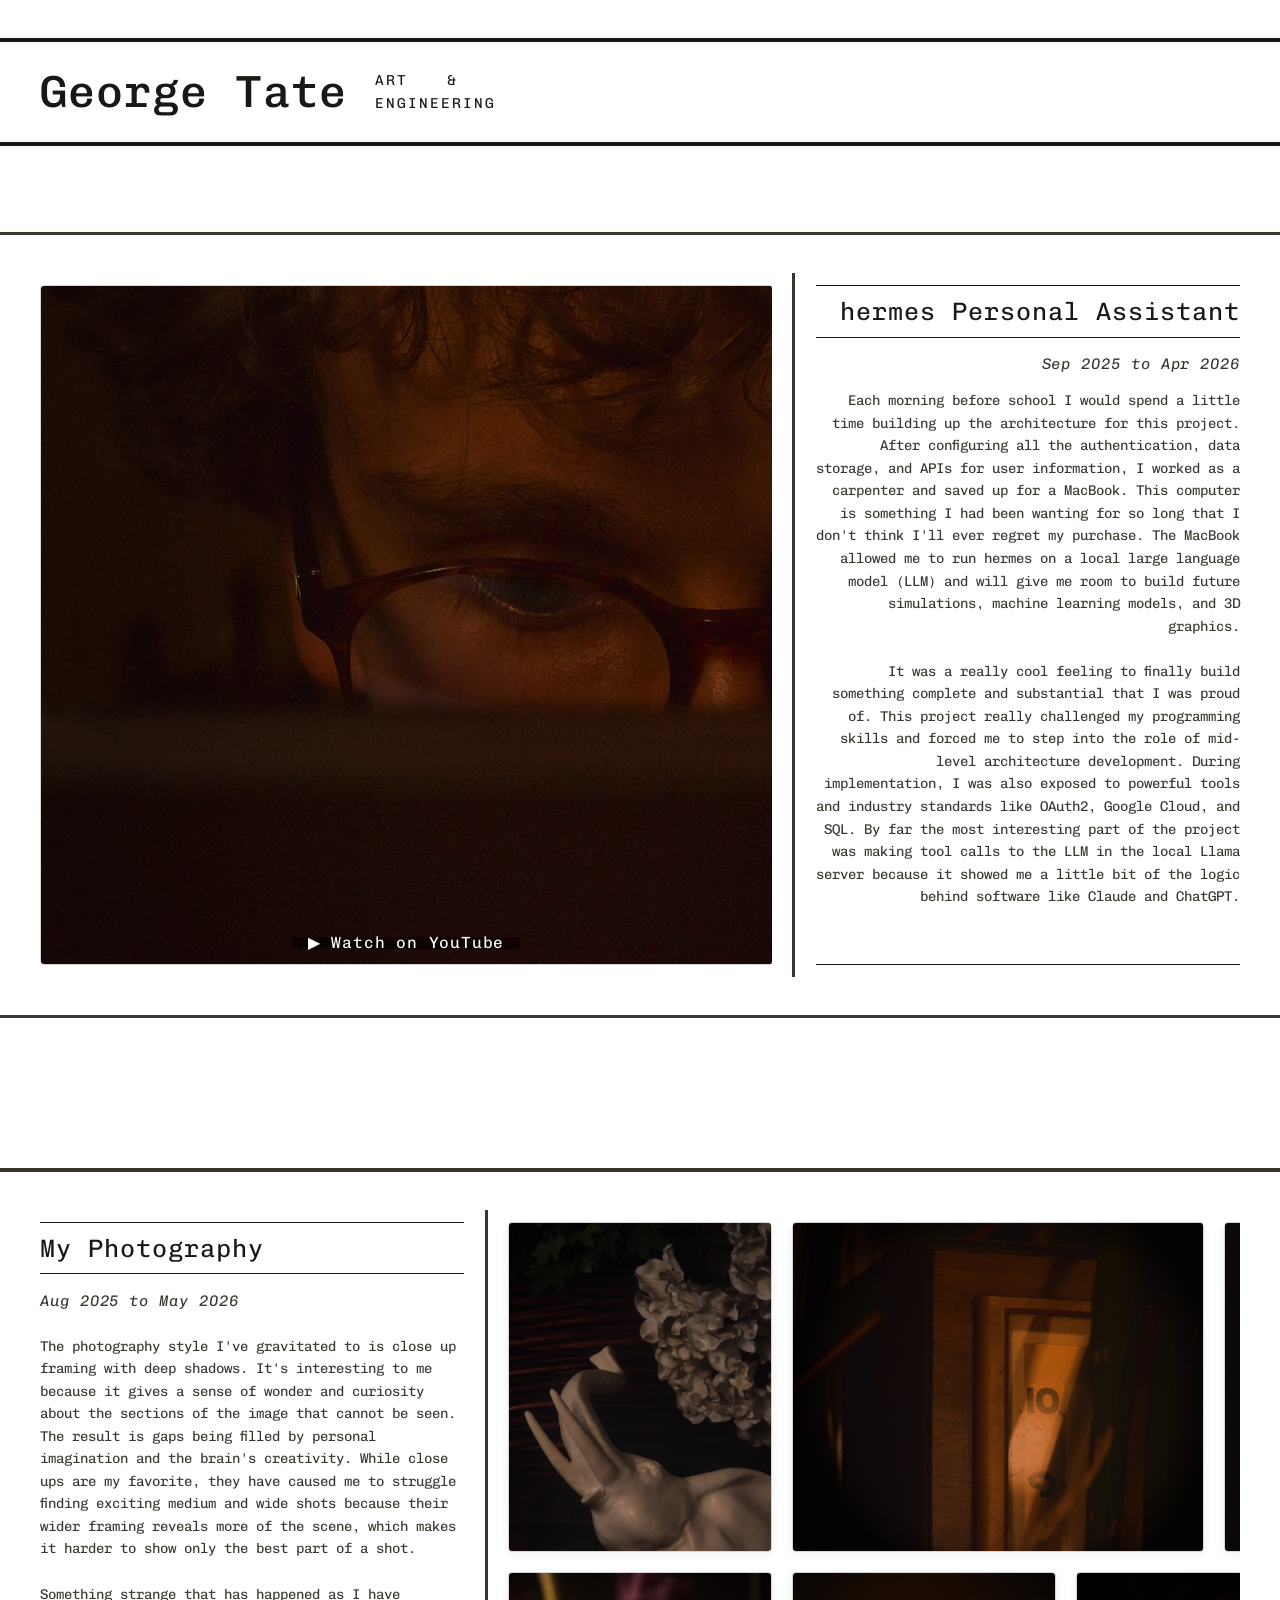
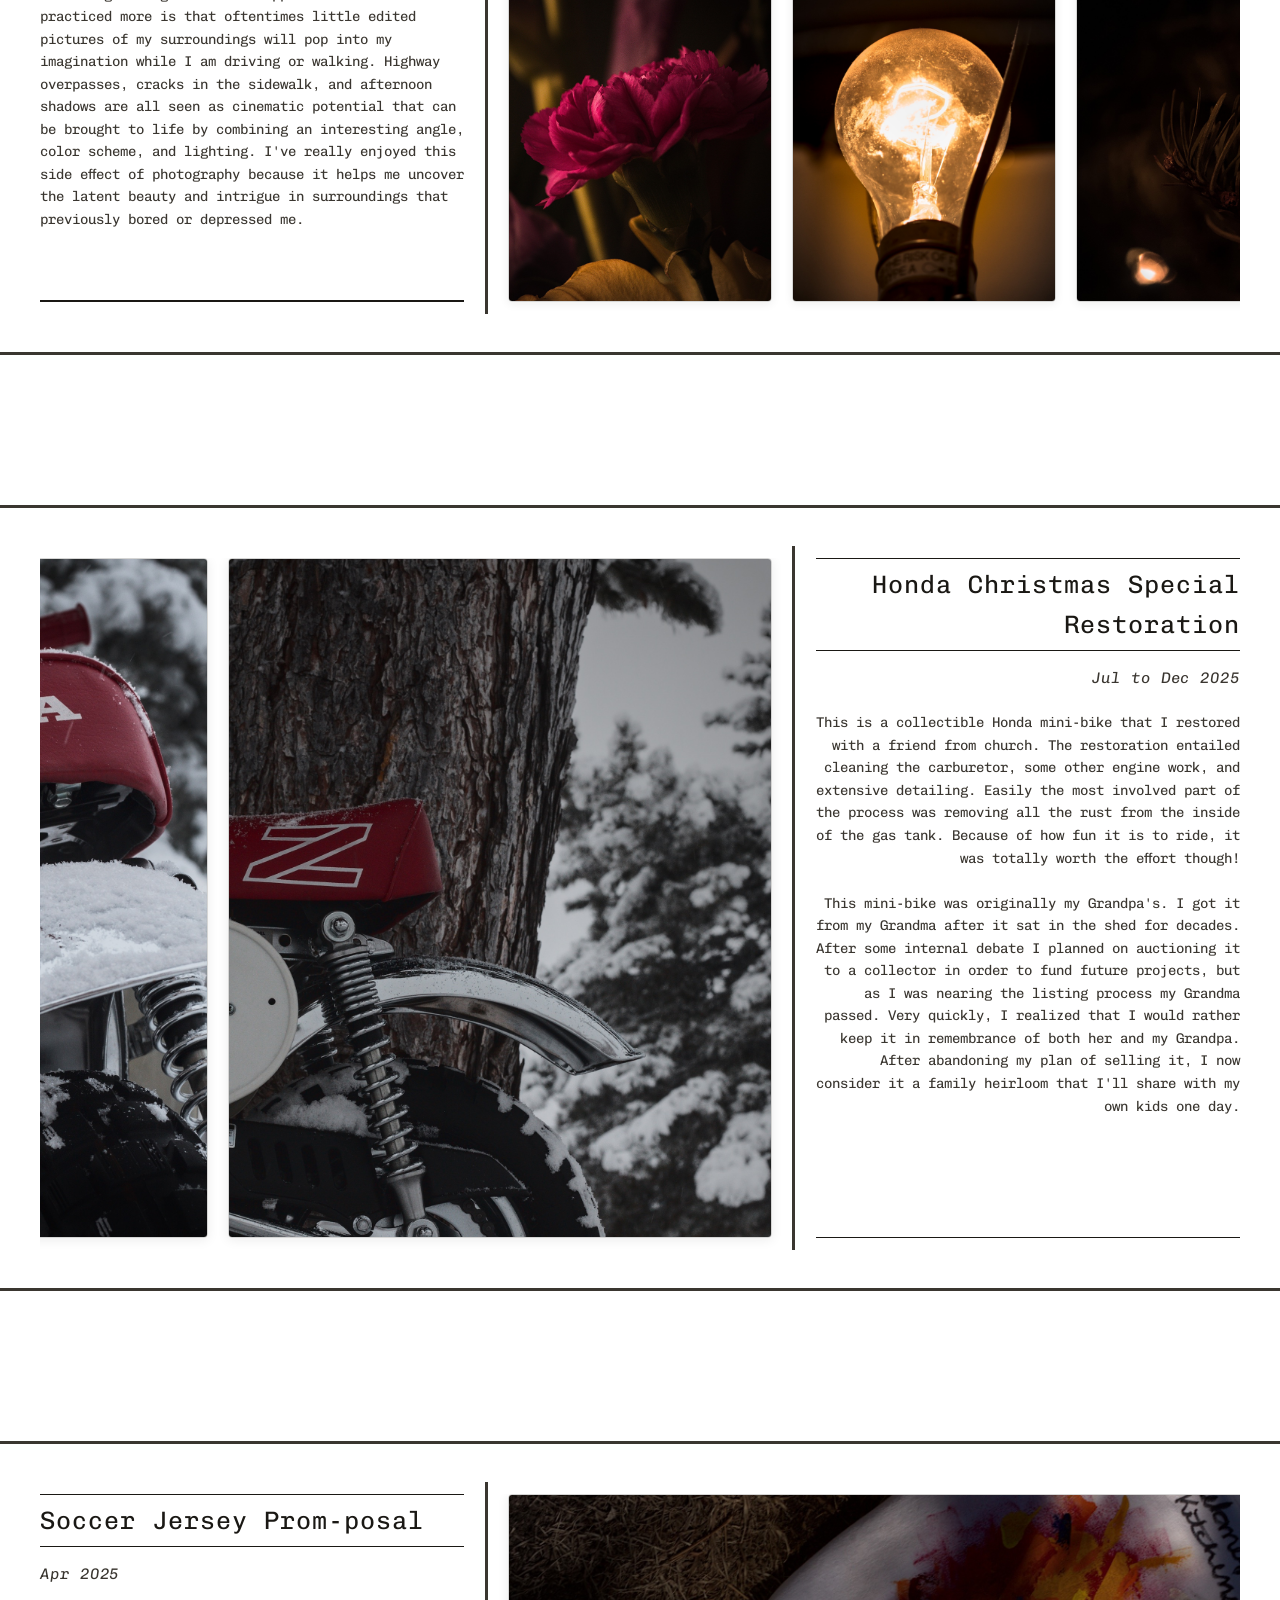
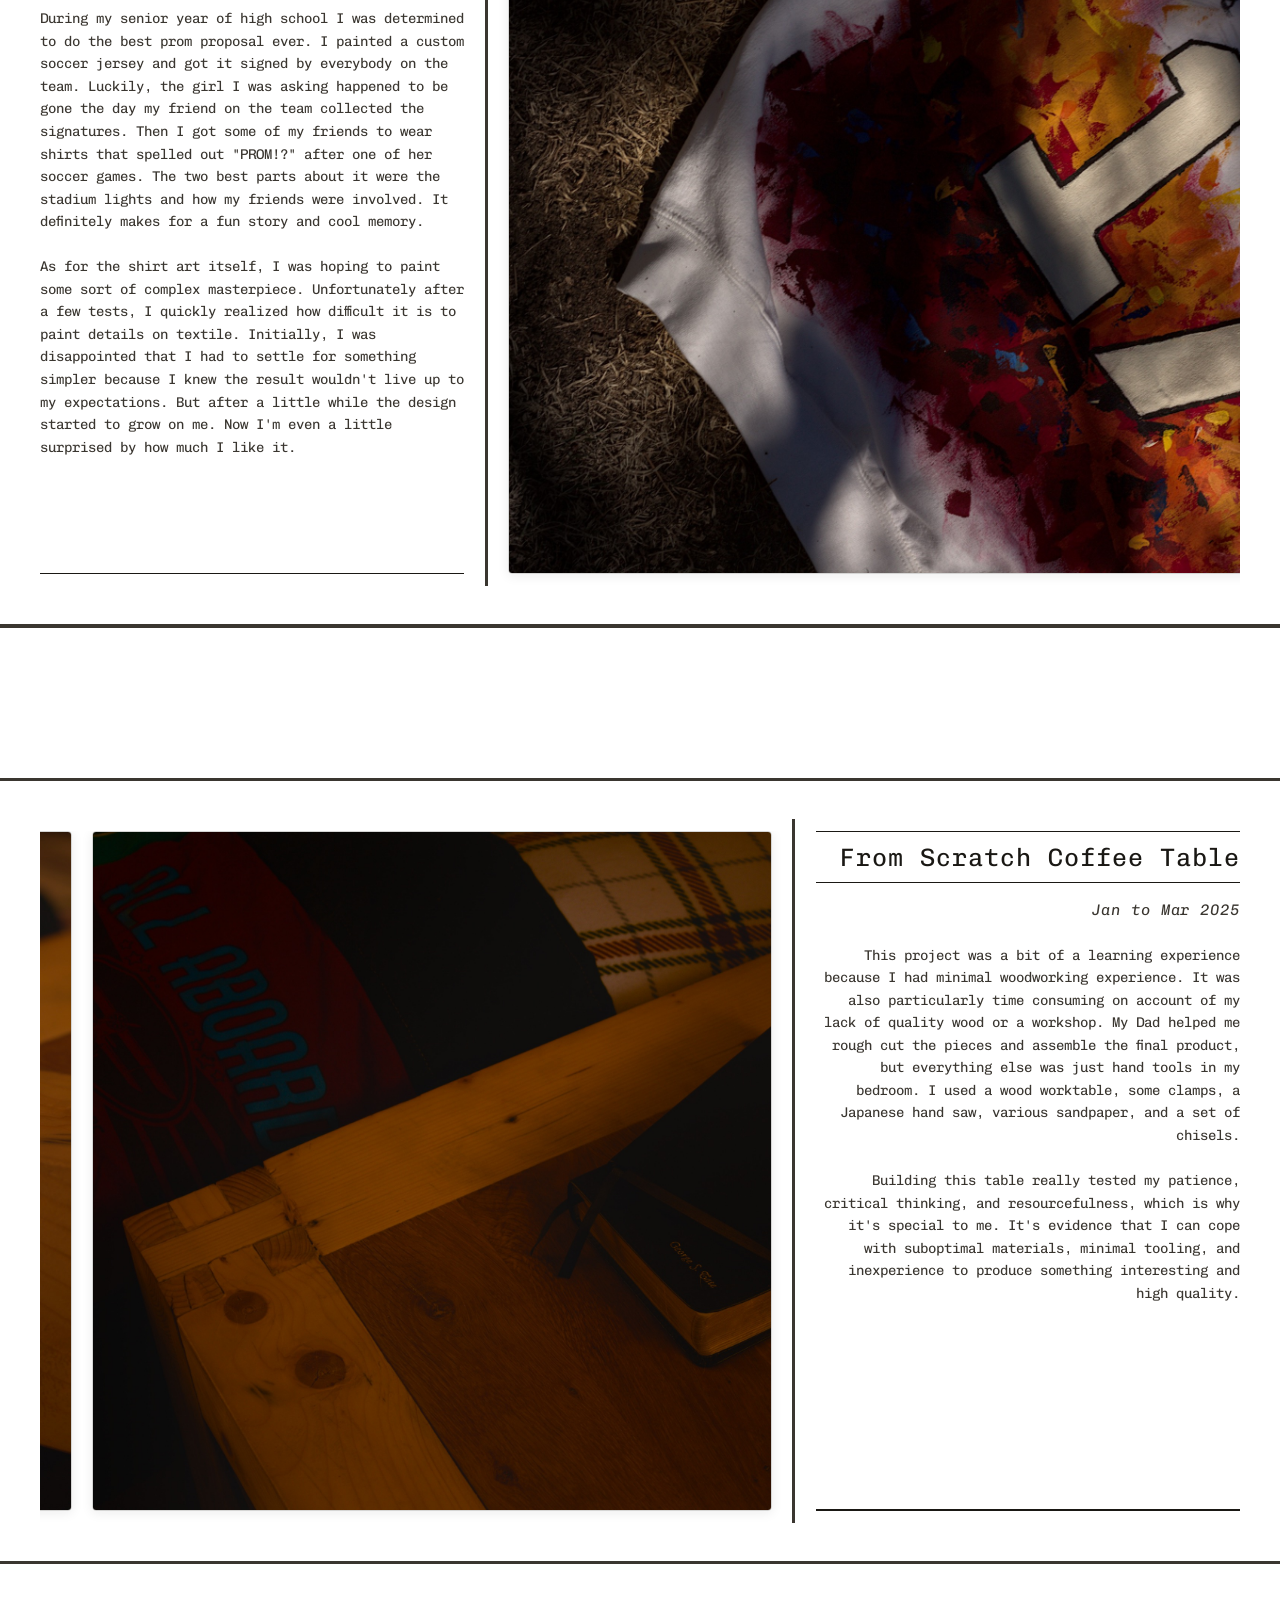
<file: index.html>
<!DOCTYPE html>
<html lang="en">
<head>
  <meta charset="UTF-8" />
  <meta name="viewport" content="width=device-width, initial-scale=1.0" />
  <title>George Tate</title>
  <meta name="description" content="George Tate's portfolio of photography, restoration, design, and hands-on engineering projects." />
  <meta property="og:title" content="George Tate | Art & Engineering" />
  <meta property="og:description" content="A personal portfolio for George Tate that displays his art and engineering projects." />
  <meta property="og:type" content="website" />
  <meta property="og:url" content="https://georgetate.github.io/george_tate_portfolio/" />
  <meta property="og:image" content="https://georgetate.github.io/george_tate_portfolio/images/hondaChristmasSpecial/miniBike1port.jpg" />
  <meta name="twitter:card" content="summary_large_image" />
  <meta name="twitter:title" content="George Tate | Art & Engineering" />
  <meta name="twitter:description" content="A personal portfolio for George Tate that displays his art and engineering projects." />
  <meta name="twitter:image" content="https://georgetate.github.io/george_tate_portfolio/images/photographyPortfolio/photo31.jpg" />
  <link rel="preconnect" href="https://fonts.googleapis.com" />
  <link rel="preconnect" href="https://fonts.gstatic.com" crossorigin />
  <link href="https://fonts.googleapis.com/css2?family=Chivo+Mono:ital,wght@0,400;0,500;0,600;1,400&display=swap" rel="stylesheet" />
  <link rel="stylesheet" href="style.css" />
</head>
<body>

  <!-- ── Header ─────────────────────────────────────────────────────────────
       .title-rule draws a thick bar above and below via ::before / ::after.
       .header-inner holds the name and Art & Engineering subtitle side-by-side.
  ── -->
  <header class="site-header">
    <div class="title-rule">
      <div class="header-inner">
        <h1 class="name">George Tate</h1>
        <a href="#projects" class="subtitle">
          <span class="subtitle-art">Art</span>
          <span class="subtitle-amp">&amp;</span>
          <span class="subtitle-engineering">Engineering</span>
        </a>
        <!-- Social icons — commented out; uncomment to restore in header
        <div class="icon-block">
          <div>
            <a class="icon-item" href="https://www.linkedin.com/in/georgetate31" target="_blank" rel="noopener noreferrer" aria-label="LinkedIn">
              <svg xmlns="http://www.w3.org/2000/svg" viewBox="0 0 448 512" aria-hidden="true"><path fill="currentColor" d="M64 32C28.7 32 0 60.7 0 96v320c0 35.3 28.7 64 64 64h320c35.3 0 64-28.7 64-64V96c0-35.3-28.7-64-64-64zm5 170.2h66.5V416H69zm71.7-67.7a38.5 38.5 0 1 1-77 0a38.5 38.5 0 1 1 77 0M317.9 416V312c0-24.8-.5-56.7-34.5-56.7c-34.6 0-39.9 27-39.9 54.9V416h-66.4V202.2h63.7v29.2h.9c8.9-16.8 30.6-34.5 62.9-34.5c67.2 0 79.7 44.3 79.7 101.9V416z"/></svg>
            </a>
          </div>
          <div>
            <a class="icon-item" href="https://github.com/georgetate" target="_blank" rel="noopener noreferrer" aria-label="GitHub">
              <svg xmlns="http://www.w3.org/2000/svg" viewBox="0 0 448 512" aria-hidden="true"><path fill="currentColor" d="M448 96c0-35.3-28.7-64-64-64H64C28.7 32 0 60.7 0 96v320c0 35.3 28.7 64 64 64h320c35.3 0 64-28.7 64-64zM265.8 407.7c0-1.8 0-6 .1-11.6c.1-11.4.1-28.8.1-43.7c0-15.6-5.2-25.5-11.3-30.7c37-4.1 76-9.2 76-73.1c0-18.2-6.5-27.3-17.1-39c1.7-4.3 7.4-22-1.7-45c-13.9-4.3-45.7 17.9-45.7 17.9c-26.6-7.5-56.6-7.5-83.2 0c0 0-31.8-22.2-45.7-17.9c-9.1 22.9-3.5 40.6-1.7 45c-10.6 11.7-15.6 20.8-15.6 39c0 63.6 37.3 69 74.3 73.1c-4.8 4.3-9.1 11.7-10.6 22.3c-9.5 4.3-33.8 11.7-48.3-13.9c-9.1-15.8-25.5-17.1-25.5-17.1c-16.2-.2-1.1 10.2-1.1 10.2c10.8 5 18.4 24.2 18.4 24.2c9.7 29.7 56.1 19.7 56.1 19.7c0 9 .1 21.7.1 30.6c0 4.8.1 8.6.1 10c0 4.3-3 9.5-11.5 8c-66-22.1-112.2-84.9-112.2-158.3c0-91.8 70.2-161.5 162-161.5S388 165.6 388 257.4c.1 73.4-44.7 136.3-110.7 158.3c-8.4 1.5-11.5-3.7-11.5-8m-90.5-54.8c-.2-1.5 1.1-2.8 3-3.2c1.9-.2 3.7.6 3.9 1.9c.3 1.3-1 2.6-3 3c-1.9.4-3.7-.4-3.9-1.7m-9.1 3.2c-2.2.2-3.7-.9-3.7-2.4c0-1.3 1.5-2.4 3.5-2.4c1.9-.2 3.7.9 3.7 2.4c0 1.3-1.5 2.4-3.5 2.4m-14.3-2.2c-1.9-.4-3.2-1.9-2.8-3.2s2.4-1.9 4.1-1.5c2 .6 3.3 2.1 2.8 3.4c-.4 1.3-2.4 1.9-4.1 1.3m-12.5-7.3c-1.5-1.3-1.9-3.2-.9-4.1c.9-1.1 2.8-.9 4.3.6c1.3 1.3 1.8 3.3.9 4.1c-.9 1.1-2.8.9-4.3-.6m-8.5-10c-1.1-1.5-1.1-3.2 0-3.9c1.1-.9 2.8-.2 3.7 1.3c1.1 1.5 1.1 3.3 0 4.1c-.9.6-2.6 0-3.7-1.5m-6.3-8.8c-1.1-1.3-1.3-2.8-.4-3.5c.9-.9 2.4-.4 3.5.6c1.1 1.3 1.3 2.8.4 3.5c-.9.9-2.4.4-3.5-.6m-6-6.4c-1.3-.6-1.9-1.7-1.5-2.6c.4-.6 1.5-.9 2.8-.4c1.3.7 1.9 1.8 1.5 2.6c-.4.9-1.7 1.1-2.8.4"/></svg>
            </a>
          </div>
        </div>
        -->
      </div>
    </div>
  </header>

  <main>
  <!-- ── Hermes ────────────────────────────────────────────────────────────────
       Clicking the thumbnail opens the YouTube video in a new tab.
  ── -->
  <section id="projects" class="projects copy-right">
    <div class="project-gallery-layout">

      <!-- Clickable YouTube thumbnail (left column) -->
      <div class="hermes-video-wrap">
        <a href="https://www.youtube.com/watch?v=-JBWo0za7DY" target="_blank" rel="noopener noreferrer" class="hermes-video-link" aria-label="Watch hermes on YouTube">
          <img src="images/hermes/hermes.jpg" alt="hermes project thumbnail." loading="eager" fetchpriority="high" decoding="async" />
          <span class="hermes-video-label" aria-hidden="true">&#9654; Watch on YouTube</span>
        </a>
      </div>

      <div class="project-gallery-divider" aria-hidden="true"></div>

      <!-- Description panel (right column) -->
      <div class="project-gallery-copy">
        <span class="project-name">hermes Personal Assistant</span>
        <div class="project-dates-row">
          <span class="project-dates">Sep 2025 to Apr 2026</span>
        </div>
        <p class="project-description">
          Each morning before school I would spend a little time building up the architecture for this project. After configuring all the authentication, data storage, and APIs for user information, I worked as a carpenter and saved up for a MacBook. This computer is something I had been wanting for so long that I don't think I'll ever regret my purchase. The MacBook allowed me to run hermes on a local large language model (LLM) and will give me room to build future simulations, machine learning models, and 3D graphics.
          <br>
          <br>
          It was a really cool feeling to finally build something complete and substantial that I was proud of. This project really challenged my programming skills and forced me to step into the role of mid-level architecture development. During implementation, I was also exposed to powerful tools and industry standards like OAuth2, Google Cloud, and SQL. By far the most interesting part of the project was making tool calls to the LLM in the local Llama server because it showed me a little bit of the logic behind software like Claude and ChatGPT.
        </p>
      </div>

    </div>
  </section>

  <!-- ── My Photography ────────────────────────────────────────────────────────
       Handled by horizontal-masonry.js.

       Fallback (no JS): images sit directly in .photo-gallery-track and are
       laid out as a fixed-height 2-row CSS grid that scrolls horizontally.

       Enhanced (JS runs): horizontal-masonry.js reads the images from the
       track, measures each aspect ratio, distributes them across two rows
       balanced by total width, then replaces the track contents with
       .photo-gallery-row > .photo-gallery-item structures. The section
       receives .is-ready which switches the track from grid to flex layout.
  ── -->
  <section class="projects js-horizontal-masonry">
    <div class="photo-gallery-layout">

      <!-- Description panel (left column) -->
      <div class="photo-gallery-copy">
        <span class="project-name">My Photography</span>
        <span class="project-dates">Aug 2025 to May 2026</span>
        <p class="project-description">
          The photography style I've gravitated to is close up framing with deep shadows. It's interesting to me because it gives a sense of wonder and curiosity about the sections of the image that cannot be seen. The result is gaps being filled by personal imagination and the brain's creativity. While close ups are my favorite, they have caused me to struggle finding exciting medium and wide shots because their wider framing reveals more of the scene, which makes it harder to show only the best part of a shot.<br>
          <br>
          Something strange that has happened as I have practiced more is that oftentimes little edited pictures of my surroundings will pop into my imagination while I am driving or walking. Highway overpasses, cracks in the sidewalk, and afternoon shadows are all seen as cinematic potential that can be brought to life by combining an interesting angle, color scheme, and lighting. I've really enjoyed this side effect of photography because it helps me uncover the latent beauty and intrigue in surroundings that previously bored or depressed me.
        </p>
      </div>

      <!-- Scrollable image area (right column) -->
      <div class="photo-gallery-scroll" tabindex="0" aria-label="Photography gallery">
        <!-- Images live here. In the fallback state the CSS grid arranges
             them directly. When JS runs they are rearranged into two rows. -->
        <div class="photo-gallery-track">
          <img src="images/photographyPortfolio/photo31.jpg" alt="A clay elephant and white flower basket surrounded by green leaves." loading="eager" fetchpriority="high" decoding="async" />
          <img src="images/photographyPortfolio/photo30.jpg" alt="Close-up of a flower." loading="lazy" decoding="async" />
          <img src="images/photographyPortfolio/photo29.jpg" alt="Close-up of a lightbulb." loading="lazy" decoding="async" />
          <img src="images/photographyPortfolio/photo28.jpg" alt="Sunlight hitting a square clock with green foliage around it." loading="lazy" decoding="async" />
          <img src="images/photographyPortfolio/photo27.jpg" alt="Close-up of pine needles on a tree branch." loading="lazy" decoding="async" />
          <img src="images/photographyPortfolio/photo26.jpg" alt="The moon against a black sky." loading="lazy" decoding="async" />
          <img src="images/photographyPortfolio/photo25.jpg" alt="Hanging spoons between a cabinet and a painting with warm yellow light hitting the wall." loading="lazy" decoding="async" />
          <img src="images/photographyPortfolio/photo24.jpg" alt="Front side view of a small motorcycle." loading="lazy" decoding="async" />
          <img src="images/photographyPortfolio/photo23.jpg" alt="Close-up of the crank lever and engine of a small motorcycle." loading="lazy" decoding="async" />
          <img src="images/photographyPortfolio/photo22.jpg" alt="Close-up of the back wheel and sprocket of a small motorcycle." loading="lazy" decoding="async" />
          <img src="images/photographyPortfolio/photo21.jpg" alt="Framed shot of a bed, desk, and Bible." loading="lazy" decoding="async" />
          <img src="images/photographyPortfolio/photo20.jpg" alt="A handmade colorful quilt in yellow, red, blue, and cyan." loading="lazy" decoding="async" />
          <img src="images/photographyPortfolio/photo19.jpg" alt="A Bible resting on a handmade table." loading="lazy" decoding="async" />
          <img src="images/photographyPortfolio/photo18.jpg" alt="Clouds with orange autumn leaves in the foreground." loading="lazy" decoding="async" />
          <img src="images/photographyPortfolio/photo17.jpg" alt="Textured close-up of dramatic clouds." loading="lazy" decoding="async" />
          <img src="images/photographyPortfolio/photo16.jpg" alt="An open Bible with an orange pen, sunlit on a handmade table." loading="lazy" decoding="async" />
          <img src="images/photographyPortfolio/photo15.jpg" alt="Close-up of a Bible in sunlight." loading="lazy" decoding="async" />
          <img src="images/photographyPortfolio/photo14.jpg" alt="A bottle of conditioner lit by sunlight." loading="lazy" decoding="async" />
          <img src="images/photographyPortfolio/photo13.jpg" alt="Clouds with a bird in the frame." loading="lazy" decoding="async" />
          <img src="images/photographyPortfolio/photo12.jpg" alt="A centered red barn surrounded by yellow grass under a blue sky." loading="lazy" decoding="async" />
          <img src="images/photographyPortfolio/photo11.jpg" alt="Landscape of telephone poles, desert hills, and clouds." loading="lazy" decoding="async" />
          <img src="images/photographyPortfolio/photo10.jpg" alt="Night shot of a cyan sky and tree with an orange glowing lamppost inside it." loading="lazy" decoding="async" />
          <img src="images/photographyPortfolio/photo9.jpg" alt="Misty tree against an open sky." loading="lazy" decoding="async" />
          <img src="images/photographyPortfolio/photo8.jpg" alt="Open sky above a field of yellow grass." loading="lazy" decoding="async" />
          <img src="images/photographyPortfolio/photo7.jpg" alt="Lush yellow, green, and purple flowers." loading="lazy" decoding="async" />
          <img src="images/photographyPortfolio/photo6.jpg" alt="Clouds and a telephone pole against the sky." loading="lazy" decoding="async" />
          <img src="images/photographyPortfolio/photo5.jpg" alt="Diagonal shot of a shed, fence, and tree." loading="lazy" decoding="async" />
          <img src="images/photographyPortfolio/photo4.jpg" alt="Dark moody shot of a black truck." loading="lazy" decoding="async" />
          <img src="images/photographyPortfolio/photo3.jpg" alt="Landscape of a white barn, green trees, and a yellow tall grass field." loading="lazy" decoding="async" />
          <img src="images/photographyPortfolio/photo2.jpg" alt="Close-up of an orange dog." loading="lazy" decoding="async" />
          <img src="images/photographyPortfolio/photo1.jpg" alt="Rainy shot of a bike on a patio." loading="lazy" decoding="async" />
        </div>
      </div>

    </div>
  </section>

  <!-- ── Honda Christmas Special Restoration ────────────────────────────────
       Handled by horizontal-gallery.js.
       Images are already structured in the track — JS only sets the initial
       scroll position. data-start="end" scrolls to the last image on load.
  ── -->
  <section class="projects js-horizontal-gallery copy-right" data-start="end">
    <div class="project-gallery-layout">

      <!-- Scrollable image area (left column) -->
      <div class="project-gallery-scroll" tabindex="0" aria-label="Honda Christmas Special Restoration gallery">
        <div class="project-gallery-track">
          <div class="project-gallery-item">
            <img src="images/hondaChristmasSpecial/miniBike4port.jpg" alt="Full view of the restored Honda Christmas Special minibike in the snow with pine trees." loading="lazy" decoding="async" />
          </div>
          <div class="project-gallery-item">
            <img src="images/hondaChristmasSpecial/miniBike3port.jpg" alt="Right side view of the restored Honda Christmas Special minibike in the snow." loading="lazy" decoding="async" />
          </div>
          <div class="project-gallery-item">
            <img src="images/hondaChristmasSpecial/miniBike2port.jpg" alt="Back view of the restored Honda Christmas Special minibike in the snow." loading="lazy" decoding="async" />
          </div>
          <div class="project-gallery-item">
            <img src="images/hondaChristmasSpecial/miniBike1port.jpg" alt="Back left view of the restored Honda Christmas Special minibike in the snow with pine trees." loading="lazy" decoding="async" />
          </div>
        </div>
      </div>

      <div class="project-gallery-divider" aria-hidden="true"></div>

      <!-- Description panel (right column) -->
      <div class="project-gallery-copy">
        <span class="project-name">Honda Christmas Special Restoration</span>
        <span class="project-dates">Jul to Dec 2025</span>
        <p class="project-description">
          This is a collectible Honda mini-bike that I restored with a friend from church. The restoration entailed cleaning the carburetor, some other engine work, and extensive detailing. Easily the most involved part of the process was removing all the rust from the inside of the gas tank. Because of how fun it is to ride, it was totally worth the effort though!<br>
          <br>
          This mini-bike was originally my Grandpa's. I got it from my Grandma after it sat in the shed for decades. After some internal debate I planned on auctioning it to a collector in order to fund future projects, but as I was nearing the listing process my Grandma passed. Very quickly, I realized that I would rather keep it in remembrance of both her and my Grandpa. After abandoning my plan of selling it, I now consider it a family heirloom that I'll share with my own kids one day.
        </p>
      </div>

    </div>
  </section>

  <!-- ── Custom Soccer Jersey ────────────────────────────────────────────────
       Handled by horizontal-gallery.js.
       Images are already structured in the track — JS only sets the initial
       scroll position. Default scroll position is the first image.
  ── -->
  <section class="projects js-horizontal-gallery">
    <div class="project-gallery-layout">

      <!-- Description panel (left column) -->
      <div class="project-gallery-copy">
        <span class="project-name">Soccer Jersey Prom-posal</span>
        <span class="project-dates">Apr 2025</span>
        <p class="project-description">
          During my senior year of high school I was determined to do the best prom proposal ever. I painted a custom soccer jersey and got it signed by everybody on the team. Luckily, the girl I was asking happened to be gone the day my friend on the team collected the signatures. Then I got some of my friends to wear shirts that spelled out "PROM!?" after one of her soccer games. The two best parts about it were the stadium lights and how my friends were involved. It definitely makes for a fun story and cool memory.
          <br>
          <br>
          As for the shirt art itself, I was hoping to paint some sort of complex masterpiece. Unfortunately after a few tests, I quickly realized how difficult it is to paint details on textile. Initially, I was disappointed that I had to settle for something simpler because I knew the result wouldn't live up to my expectations. But after a little while the design started to grow on me. Now I'm even a little surprised by how much I like it.
        </p>
      </div>

      <div class="project-gallery-divider" aria-hidden="true"></div>

      <!-- Scrollable image area (right column) -->
      <div class="project-gallery-scroll" tabindex="0" aria-label="Soccer Jersey Prom-posal gallery">
        <div class="project-gallery-track">
          <div class="project-gallery-item">
            <img src="images/customSoccerJersey/jersey1land.jpg" alt="Bottom right crop of the painted soccer jersey showing the jersey number, laid on a pine needle forest floor with tree branch shadows and sunlight." loading="lazy" decoding="async" />
          </div>
          <div class="project-gallery-item">
            <img src="images/customSoccerJersey/jersey2port.jpg" alt="Top right crop of the painted soccer jersey showing the shoulder, part of the number, signatures, and half of the last name Tuttle, on a pine needle forest floor with sunlight." loading="lazy" decoding="async" />
          </div>
          <div class="project-gallery-item">
            <img src="images/customSoccerJersey/jersey3port.jpg" alt="Close-up of the center of the painted soccer jersey showing the name, signatures, and number, on a pine needle forest floor with tree branch shadows." loading="lazy" decoding="async" />
          </div>
          <div class="project-gallery-item">
            <img src="images/customSoccerJersey/jersey4land.jpg" alt="Bottom right crop of the painted soccer jersey showing the jersey number, on a pine needle forest floor with sunlight and shadows." loading="lazy" decoding="async" />
          </div>
          <div class="project-gallery-item">
            <img src="images/customSoccerJersey/jersey5land.jpg" alt="Full view of the hand-painted soccer jersey laid on a pine needle forest floor with tree branch shadows and sunlight, showing the complete design." loading="lazy" decoding="async" />
          </div>
        </div>
      </div>

    </div>
  </section>

  <!-- ── Japanese Wood Joinery Coffee Table ─────────────────────────────────
       Handled by horizontal-gallery.js.
       Images are already structured in the track — JS only sets the initial
       scroll position. data-start="end" scrolls to the last image on load.
  ── -->
  <section class="projects js-horizontal-gallery copy-right" data-start="end">
    <div class="project-gallery-layout">

      <!-- Scrollable image area (left column) -->
      <div class="project-gallery-scroll" tabindex="0" aria-label="From Scratch Coffee Table gallery">
        <div class="project-gallery-track">
          <div class="project-gallery-item">
            <img src="images/japaneseWoodJoinery/table5square.jpg" alt="Warm, soft-toned wide shot of the finished coffee table sitting in a bedroom." loading="lazy" decoding="async" />
          </div>
          <div class="project-gallery-item">
            <img src="images/japaneseWoodJoinery/table4square.jpg" alt="Warm diagonal medium close-up of the castle joint on the coffee table." loading="lazy" decoding="async" />
          </div>
          <div class="project-gallery-item">
            <img src="images/japaneseWoodJoinery/table3square.jpg" alt="Soft warm overhead close-up looking straight down at the castle joint." loading="lazy" decoding="async" />
          </div>
          <div class="project-gallery-item">
            <img src="images/japaneseWoodJoinery/table2square.jpg" alt="Warm close-up of the castle joint showing the interlocking wood joinery detail." loading="lazy" decoding="async" />
          </div>
          <div class="project-gallery-item">
            <img src="images/japaneseWoodJoinery/table1square.jpg" alt="Warm medium shot of the coffee table top with the castle joint visible." loading="lazy" decoding="async" />
          </div>
        </div>
      </div>

      <div class="project-gallery-divider" aria-hidden="true"></div>

      <!-- Description panel (right column) -->
      <div class="project-gallery-copy">
        <span class="project-name">From Scratch Coffee Table</span>
        <span class="project-dates">Jan to Mar 2025</span>
        <p class="project-description">
          This project was a bit of a learning experience because I had minimal woodworking experience. It was also particularly time consuming on account of my lack of quality wood or a workshop. My Dad helped me rough cut the pieces and assemble the final product, but everything else was just hand tools in my bedroom. I used a wood worktable, some clamps, a Japanese hand saw, various sandpaper, and a set of chisels. 
          <br>
          <br>
          Building this table really tested my patience, critical thinking, and resourcefulness, which is why it's special to me. It's evidence that I can cope with suboptimal materials, minimal tooling, and inexperience to produce something interesting and high quality. 
        </p>
      </div>

    </div>
  </section>

  </main>

  <!-- ── Footer ─────────────────────────────────────────────────────────────
       .footer-rule draws two thick horizontal bars via ::before / ::after,
       with a cream-filled gap between them that mirrors the header height.
  ── -->
  <footer class="footer-rule" aria-hidden="true">
    <div class="footer-pattern"></div>
  </footer>

  <script src="horizontal-gallery.js"></script>
  <script src="horizontal-masonry.js"></script>

</body>
</html>
</file>
<file: style.css>
/* ── Reset ──────────────────────────────────────────────────────────────── */
*, *::before, *::after {
  box-sizing: border-box;
  margin: 0;
  padding: 0;
}

/* Earlier warm palette, kept for reference (cream sections and bands, orange hovers):
   --background-white: #f3f2ee;  --scrollables-cream: #f4efe2a1;
   --header-footer-cream: #efddbc5e;  --ink-icon: #ff880190; */
/* ── Design tokens ──────────────────────────────────────────────────────── */
:root {
  /* Colors */
  /* Neutral on purpose: only the photos bring color, so every non-photo color is
     paper, ink, or a grey between them. */
  --background-white: #ffffff;      /* page background: pure white, like the Chotto reference */
  --ink: #1a1814;                   /* primary text and bar color */
  --ink-light: #3a3630;             /* secondary text and thin divider color */
  --ink-icon: #8c877e;              /* hover and focus grey */

  /* Bars — thick bars are used in the header/footer;
     section bars use calc(line-thick / 1.25) = 3.2px */
  --line-thick: 4px;

  /* Layout */
  --content-padding: 40px;          /* left/right padding inside each section */
  --header-edge-margin: 40px;       /* left padding inside the header bar */
  --section-gap: 150px;             /* vertical space between sections */

  /* Header bar spacing */
  --header-rule-gap: 14px;          /* gap between the bar line and the name text */

  /* Gallery dimensions */
  --scrollable-media-height: clamp(420px, 80vw, 680px); /* height of all scroll areas */
  --photo-gap: 20px;                                     /* gap between images in a gallery */
  --project-copy-width: clamp(320px, 35vw, 460px);      /* width of all description columns (35vw keeps the hermes story beside its video at mid widths) */
  --copy-side-padding: clamp(16px, 2vw, 24px);          /* padding between copy and the vertical divider bar */

  /* Photo masonry row height — each of the two rows is half the total height
     minus one gap, so the two rows together equal --scrollable-media-height */
  --photo-row-height: calc((var(--scrollable-media-height) - var(--photo-gap)) / 2);

  /* Title sizing (used to calculate footer bar spacing) */
  --title-size: clamp(2.6rem, 5vw, 3.6rem);
}


/* ── Base ───────────────────────────────────────────────────────────────── */
html {
  background-color: var(--background-white);
  color: var(--ink);
  /* Monospace like the Chotto Squarespace template the owner chose as the model
     (Chotto's own font is served privately by Squarespace; Chivo Mono is a close free match).
     Earlier serif stack: 'EB Garamond', 'Cormorant Garamond', Georgia, serif. */
  font-family: 'Chivo Mono', ui-monospace, Menlo, monospace;
  font-size: 18px;
  line-height: 1.6;
  -webkit-font-smoothing: antialiased;
  scroll-behavior: smooth;
}

body {
  margin: 0;
  padding: 0 0 .4in;
}

a {
  color: inherit;
}

a:focus-visible {
  outline: 2px solid var(--ink-icon);
  outline-offset: 4px;
}


/* ── Header ─────────────────────────────────────────────────────────────── */
.site-header {
  padding-top: .4in;
  text-align: left;
  margin-bottom: calc(var(--section-gap)/1.75);
}

/* Header band with a thick horizontal bar above and below.
   ::before = top bar, ::after = bottom bar. */
.title-rule {
  display: block;
  width: 100%;
  margin: 0;
  position: relative;
}

.title-rule::before,
.title-rule::after {
  content: '';
  display: block;
  height: var(--line-thick);
  background-color: var(--ink);
  width: 100%;
}

/* The gaps between the bars and the name live in .header-inner's padding (not in bar
   margins) so its paper background covers the full band height behind the name. */


/* ── Footer ─────────────────────────────────────────────────────────────── */
/* Plain band with a thick bar above and below, thinner than the header.
   .footer-pattern (between the ::before and ::after bars) sets the band height. */
.footer-rule {
  display: block;
  width: 100%;
  margin: calc(var(--section-gap)/1.75) 0 0;
}

.footer-rule::before,
.footer-rule::after {
  content: '';
  display: block;
  height: var(--line-thick);
  background-color: var(--ink);
  width: 100%;
}

/* About 40% of the header's interior height, so the footer reads as a lighter
   closing band. */
.footer-pattern {
  height: calc(var(--title-size) * 0.6);
}


/* ── Header inner layout ────────────────────────────────────────────────── */
/* Flex row: name, subtitle grid, then the pattern filling the rest of the band.
   The vertical gap above and below the name is the name's own padding (not this
   row's), so the stretched pattern spans the full height between the two bars. */
.header-inner {
  display: flex;
  align-items: center;
  gap: 28px;
  padding-left: var(--header-edge-margin);
}

h1.name {
  padding: var(--header-rule-gap) 0;  /* sets the header band height; see .header-inner */
  font-family: 'Chivo Mono', ui-monospace, Menlo, monospace;
  font-size: clamp(1.0rem, 5vw, 2.5rem);
  font-weight: 500;
  letter-spacing: 0.02em;  /* monospace glyphs are already evenly spaced; 0.12em looked gappy */
  color: var(--ink);
  white-space: nowrap;
}

/* "Art & Engineering" subtitle.
   Two-column grid so the & sits centered between Art's right edge and
   Engineering's right edge:
     col 1 = Art's intrinsic width
     col 2 = the remaining width (Engineering − Art)
   Centering & in col 2 lands it at the midpoint of both words. */
.subtitle {
  display: grid;
  grid-template-columns: auto 1fr;
  font-family: 'Chivo Mono', ui-monospace, Menlo, monospace;
  font-size: clamp(0.5rem, 1.15vw, 0.8rem);
  letter-spacing: 0.14em;
  text-transform: uppercase;
  color: var(--ink);
  line-height: 1.6;
  text-align: left;
  text-decoration: none;
  transition: color 0.2s ease;
}

/* Hover color change disabled at the owner's request (kept for possible later use).
   Uncomment to restore.
.subtitle:hover {
  color: var(--ink-icon);
}
*/

.subtitle:focus-visible {
  color: var(--ink-icon);
}

.subtitle-art         { grid-column: 1; grid-row: 1; }
.subtitle-amp         { grid-column: 2; grid-row: 1; text-align: center; }
.subtitle-engineering { grid-column: 1 / 3; grid-row: 2; }

.icon-block {
  display: flex;
  align-items: center;
  gap: 12px;
  margin-left: auto;
}

.icon-item svg {
  display: block;
  height: clamp(1.0rem, 5vw, 2.5rem);
  width: auto;
  color: var(--ink);
  transition: color 0.2s ease;
}

.icon-item:hover svg {
  color: var(--ink-icon);
}

.icon-item:focus-visible svg {
  color: var(--ink-icon);
}

/* ── Project section container ──────────────────────────────────────────── */
/* Project band on the plain page background. Thin horizontal bars above and below are drawn
   with ::before and ::after, extending edge-to-edge via negative margins. */
#projects {
  scroll-margin-top: 60px;
}

.projects {
  position: relative;
  padding: 0 var(--content-padding);
}

.projects + .projects {
  margin-top: var(--section-gap);
}

/* Top bar (::before) and bottom bar (::after) */
.projects::before,
.projects::after {
  content: '';
  display: block;
  height: calc(var(--line-thick)/1.25); /* 3.2px — slightly thinner than header bars */
  background-color: var(--ink-light);
  margin-left: calc(-1 * var(--content-padding));   /* bleed to left edge */
  margin-right: calc(-1 * var(--content-padding));  /* bleed to right edge */
}

.projects::before {
  margin-bottom: 50px; /* space between top bar and gallery content */
}

.projects::after {
  margin-top: 38px;    /* space between gallery content and bottom bar */
}


/* ── Project gallery layout ─────────────────────────────────────────────── */
/* Two-column grid: description column (fixed max) | scroll area (fills rest).
   .copy-right reverses the column order so the description sits on the right. */
.project-gallery-layout {
  display: grid;
  grid-template-columns: minmax(0, var(--project-copy-width)) minmax(0, 1fr);
  align-items: start;
}

.projects.copy-right .project-gallery-layout {
  grid-template-columns: minmax(0, 1fr) minmax(0, var(--project-copy-width));
}


/* ── Project gallery description panel ──────────────────────────────────── */
/* Stretches to match the scroll area height (align-self: stretch).
   ::after draws the vertical divider bar between copy and scroll.
   ::before draws a short horizontal rule at the bottom of the copy. */
.project-gallery-copy {
  display: flex;
  flex-direction: column;
  justify-content: flex-start;
  gap: 14px;
  align-self: stretch;
  position: relative;
  padding-bottom: 12px;
  padding-right: var(--copy-side-padding);
}

/* Vertical divider bar (right edge of copy panel, or left for copy-right) */
.project-gallery-copy::after {
  content: '';
  position: absolute;
  top: -12px; /* extends up to align with the section's top bar */
  right: 0;
  bottom: 0;
  width: calc(var(--line-thick)/1.25);
  background-color: var(--ink-light);
}

/* Horizontal rule at the bottom of the copy text */
.project-gallery-copy::before {
  content: '';
  position: absolute;
  left: 0;
  right: var(--copy-side-padding);
  bottom: 12px;
  height: 1.5px;
  background-color: var(--ink);
}

/* copy-right variant: flip padding and bar sides */
.projects.copy-right .project-gallery-copy {
  padding-right: 0;
  padding-left: var(--copy-side-padding);
  text-align: right;
  align-items: flex-end;
}

.projects.copy-right .project-gallery-copy::after {
  right: auto;
  left: 0;
}

.projects.copy-right .project-gallery-copy::before {
  left: var(--copy-side-padding);
  right: 0;
}

/* Unused at desktop; present in markup for potential future use */
.project-gallery-divider {
  display: none;
}


/* ── Project gallery scroll area ────────────────────────────────────────── */
/* Horizontally scrollable container. The track inside holds all image items
   laid out in a single flex row. */
.project-gallery-scroll {
  min-width: 0;
  overflow-x: auto;
  padding-bottom: 12px;
  scroll-snap-type: x proximity;
  scroll-padding-left: var(--photo-gap);
  position: relative;
}

.project-gallery-scroll:focus-visible,
.photo-gallery-scroll:focus-visible {
  outline: 2px solid var(--ink-icon);
  outline-offset: 6px;
}

.projects.copy-right .project-gallery-scroll {
  scroll-padding-left: 0;
  scroll-padding-right: var(--photo-gap);
}

/* Inner flex row — all images sit in a single horizontal line */
.project-gallery-track {
  display: flex;
  gap: var(--photo-gap);
  width: max-content;
  align-items: flex-start;
  padding-left: var(--photo-gap);
}

.projects.copy-right .project-gallery-track {
  padding-left: 0;
  padding-right: var(--photo-gap);
}

.project-gallery-item {
  flex: 0 0 auto;
  scroll-snap-align: start;
}

.project-gallery-item img {
  display: block;
  width: auto;
  max-width: none;
  height: var(--scrollable-media-height);
  border-radius: 4px;
  border: 1px solid rgba(26, 24, 20, 0.18);
  box-shadow: 0 2px 12px rgba(26, 24, 20, 0.08);
}


/* ── Hermes YouTube thumbnail ────────────────────────────────────────────── */
.hermes-video-wrap {
  min-width: 0;
  display: flex;
  align-items: flex-start;
  padding-bottom: 12px;
  padding-left: var(--photo-gap);
}

.projects.copy-right .hermes-video-wrap {
  padding-left: 0;
  padding-right: var(--photo-gap);
}

.hermes-video-link {
  display: block;
  position: relative;
  border-radius: 4px;
  overflow: hidden;
  line-height: 0;
}

.hermes-video-link img {
  display: block;
  width: auto;
  height: var(--scrollable-media-height);
  border-radius: 4px;
  border: 1px solid rgba(26, 24, 20, 0.18);
  box-shadow: 0 2px 12px rgba(26, 24, 20, 0.08);
}

/* ── In-project GitHub repo link ────────────────────────────────────────── */
.project-dates-row {
  display: flex;
  align-items: center;
  gap: 8px;
}

.project-dates-sep {
  color: var(--ink-light);
  opacity: 0.45;
  font-size: 0.85em;
}

.project-dates-row .project-dates {
  display: inline;
  margin: 0;
}

.project-repo-link {
  display: inline-flex;
  align-items: center;
  gap: 5px;
  font-family: 'Chivo Mono', ui-monospace, Menlo, monospace;
  font-size: clamp(0.8rem, 1.4vw, 0.95rem);
  color: var(--ink-light);
  text-decoration: none;
  letter-spacing: 0.03em;
  transition: color 0.2s ease;
}

.project-repo-link svg {
  display: block;
  height: 0.85em;
  width: auto;
  flex-shrink: 0;
}

.project-repo-link:hover,
.project-repo-link:focus-visible {
  color: var(--ink-icon);
}


.hermes-video-label {
  position: absolute;
  bottom: 16px;
  left: 50%;
  transform: translateX(-50%);
  background: rgba(0, 0, 0, 0.55);
  color: #fff;
  padding: 6px 16px;
  border-radius: 4px;
  font-family: 'Chivo Mono', ui-monospace, Menlo, monospace;
  font-size: 0.9rem;
  letter-spacing: 0.05em;
  white-space: nowrap;
  pointer-events: none;
}


/* ── Typography — project name and description ──────────────────────────── */
.project-name {
  display: inline-block;
  width: fit-content;
  font-family: 'Chivo Mono', ui-monospace, Menlo, monospace;
  font-size: clamp(1.1rem, 2.2vw, 1.4rem);
  font-weight: 400;
  letter-spacing: 0.04em;
  color: var(--ink);
  border-top: 1.5px solid var(--ink);
  border-bottom: 1.5px solid var(--ink);
  padding: 5px 6px;
}

/* Full-width name when inside a copy panel */
.project-gallery-copy .project-name,
.photo-gallery-copy .project-name {
  display: block;
  width: 100%;
  max-width: none;
  padding: 5px 0;
}

.project-dates {
  display: block;
  font-family: 'Chivo Mono', ui-monospace, Menlo, monospace;
  font-size: clamp(0.75rem, 1.2vw, 0.9rem);
  font-style: italic;
  letter-spacing: 0.06em;
  color: var(--ink-light);
  margin-top: 1px;
  margin-bottom: 8px;
}

.projects.copy-right .project-dates {
  text-align: right;
}

.project-description {
  /* Monospace glyphs are wider than the old serif's, so the size dropped from 1rem to keep
     the longest story (hermes) within the height of its photo column. Between about 960px and
     1350px the copy column narrows (32vw), so the size also eases down with the viewport. */
  font-size: clamp(0.68rem, 0.25rem + 0.75vw, 0.8rem);
  line-height: 1.6;
  color: var(--ink-light);
  width: 100%;
}


/* ── Project gallery — narrow screen ────────────────────────────────────── */
/* Stack scroll area above copy. Side vertical bars are replaced by
   left/right border on the scroll container. */
@media (max-width: 960px) {
  .project-gallery-layout,
  .projects.copy-right .project-gallery-layout {
    grid-template-columns: 1fr;
    gap: 24px;
  }

  /* Scroll area moves to the top */
  .project-gallery-scroll {
    order: 1;
    padding-top: 12px;
    scroll-padding-left: var(--photo-gap);
    scroll-padding-right: var(--photo-gap);
    border-left: calc(var(--line-thick)/1.25) solid var(--ink-light);   /* left vertical bar */
    border-right: calc(var(--line-thick)/1.25) solid var(--ink-light);  /* right vertical bar */
  }

  .projects.copy-right .project-gallery-scroll {
    scroll-padding-left: var(--photo-gap);
    scroll-padding-right: var(--photo-gap);
  }

  /* Copy panel moves to the bottom; pseudo-element bars hidden */
  .project-gallery-copy {
    order: 2;
    gap: 18px;
    padding-bottom: 0;
    padding-right: 0;
    padding-left: 0;
  }

  .project-gallery-track,
  .projects.copy-right .project-gallery-track {
    padding-left: var(--photo-gap);
    padding-right: var(--photo-gap);
  }

  .project-gallery-item {
    scroll-margin-left: var(--photo-gap);
    scroll-margin-right: var(--photo-gap);
  }

  .project-gallery-item:first-child {
    scroll-snap-align: start;
  }

  .project-gallery-item:last-child {
    scroll-snap-align: end;
  }

  .projects.copy-right .project-name {
    margin-left: calc(-1 * var(--copy-side-padding));
    width: calc(100% + var(--copy-side-padding));
  }

  /* Hide pseudo-element vertical bar and bottom rule on narrow screens */
  .project-gallery-copy::before,
  .project-gallery-copy::after {
    display: none;
  }

  .hermes-video-wrap,
  .projects.copy-right .hermes-video-wrap {
    order: 1;
    padding-left: var(--photo-gap);
    padding-right: var(--photo-gap);
    border-left: calc(var(--line-thick)/1.25) solid var(--ink-light);
    border-right: calc(var(--line-thick)/1.25) solid var(--ink-light);
  }
}


/* ── Photo gallery layout ───────────────────────────────────────────────── */
/* Same two-column structure as project gallery but description always on left */
.photo-gallery-layout {
  display: grid;
  grid-template-columns: minmax(0, var(--project-copy-width)) minmax(0, 1fr);
  align-items: start;
}


/* ── Photo gallery description panel ────────────────────────────────────── */
/* Mirrors project-gallery-copy: vertical divider bar via ::after,
   bottom horizontal rule via ::before. */
.photo-gallery-copy {
  display: flex;
  flex-direction: column;
  gap: 14px;
  align-self: stretch;
  justify-content: flex-start;
  position: relative;
  padding-bottom: 12px;
  padding-right: var(--copy-side-padding);
}

/* Vertical divider bar (right edge of copy panel) */
.photo-gallery-copy::after {
  content: '';
  position: absolute;
  top: -12px; /* extends up to align with the section's top bar */
  right: 0;
  bottom: 0;
  width: calc(var(--line-thick)/1.25);
  background-color: var(--ink-light);
}

/* Horizontal rule at the bottom of the copy text */
.photo-gallery-copy::before {
  content: '';
  position: absolute;
  left: 0;
  right: var(--copy-side-padding);
  bottom: 12px;
  height: 1.5px;
  background-color: var(--ink);
}


/* ── Photo gallery scroll area ──────────────────────────────────────────── */
/* Horizontally scrollable container. The track inside holds all images and
   grows rightward as content is added. */
.photo-gallery-scroll {
  min-width: 0;
  overflow-x: auto;
  padding-bottom: 12px;
  scroll-snap-type: x proximity;
  scroll-padding-left: var(--photo-gap);
  position: relative;
}

/* Fallback layout: 2-row CSS grid that fills top-to-bottom then overflows
   rightward. Images flow into columns sequentially. Adding more images
   extends the horizontal scroll width automatically.
   This is the default state — no JS required. */
.photo-gallery-track {
  display: grid;
  grid-template-rows: repeat(2, var(--photo-row-height));
  grid-auto-flow: column;
  grid-auto-columns: auto;
  gap: var(--photo-gap);
  width: max-content;
  padding-left: var(--photo-gap);
}

/* Fallback image styles — target direct img children (only present before JS runs) */
.photo-gallery-track > img {
  display: block;
  height: var(--photo-row-height);
  width: auto;
  border-radius: 4px;
  border: 1px solid rgba(26, 24, 20, 0.18);
  box-shadow: 0 2px 10px rgba(26, 24, 20, 0.07);
}

/* JS-enhanced layout: once horizontal-masonry.js runs and adds .is-ready,
   the track switches to a flex column of two aspect-ratio-balanced rows. */
.js-horizontal-masonry.is-ready .photo-gallery-track {
  display: flex;
  flex-direction: column;
  align-items: flex-start;
  min-height: calc((var(--photo-row-height) * 2) + var(--photo-gap));
}

/* Each row is a horizontal flex of images (JS-enhanced state only) */
.photo-gallery-row {
  display: flex;
  gap: var(--photo-gap);
  flex: 0 0 auto;
}

.photo-gallery-item {
  flex: 0 0 auto;
  scroll-snap-align: start;
}

.photo-gallery-item img {
  display: block;
  width: auto;
  height: var(--photo-row-height);
  border-radius: 4px;
  border: 1px solid rgba(26, 24, 20, 0.18);
  box-shadow: 0 2px 10px rgba(26, 24, 20, 0.07);
}


/* ── Photo gallery — narrow screen ──────────────────────────────────────── */
/* Same stacking pattern as project gallery narrow layout */
@media (max-width: 960px) {
  .photo-gallery-layout {
    grid-template-columns: 1fr;
    gap: 32px;
  }

  /* Scroll area moves to the top, with left/right vertical bars */
  .photo-gallery-scroll {
    order: 1;
    padding-top: 12px;
    scroll-padding-left: var(--photo-gap);
    scroll-padding-right: var(--photo-gap);
    border-left: calc(var(--line-thick)/1.25) solid var(--ink-light);   /* left vertical bar */
    border-right: calc(var(--line-thick)/1.25) solid var(--ink-light);  /* right vertical bar */
  }

  /* Copy panel moves to the bottom; pseudo-element bars hidden */
  .photo-gallery-copy {
    order: 2;
    max-width: none;
    gap: 18px;
    padding-bottom: 0;
    padding-right: 0;
  }

  .photo-gallery-track {
    padding-left: var(--photo-gap);
    padding-right: var(--photo-gap);
  }

  /* Hide pseudo-element vertical bar and bottom rule on narrow screens */
  .photo-gallery-copy::before,
  .photo-gallery-copy::after {
    display: none;
  }
}
</file>
